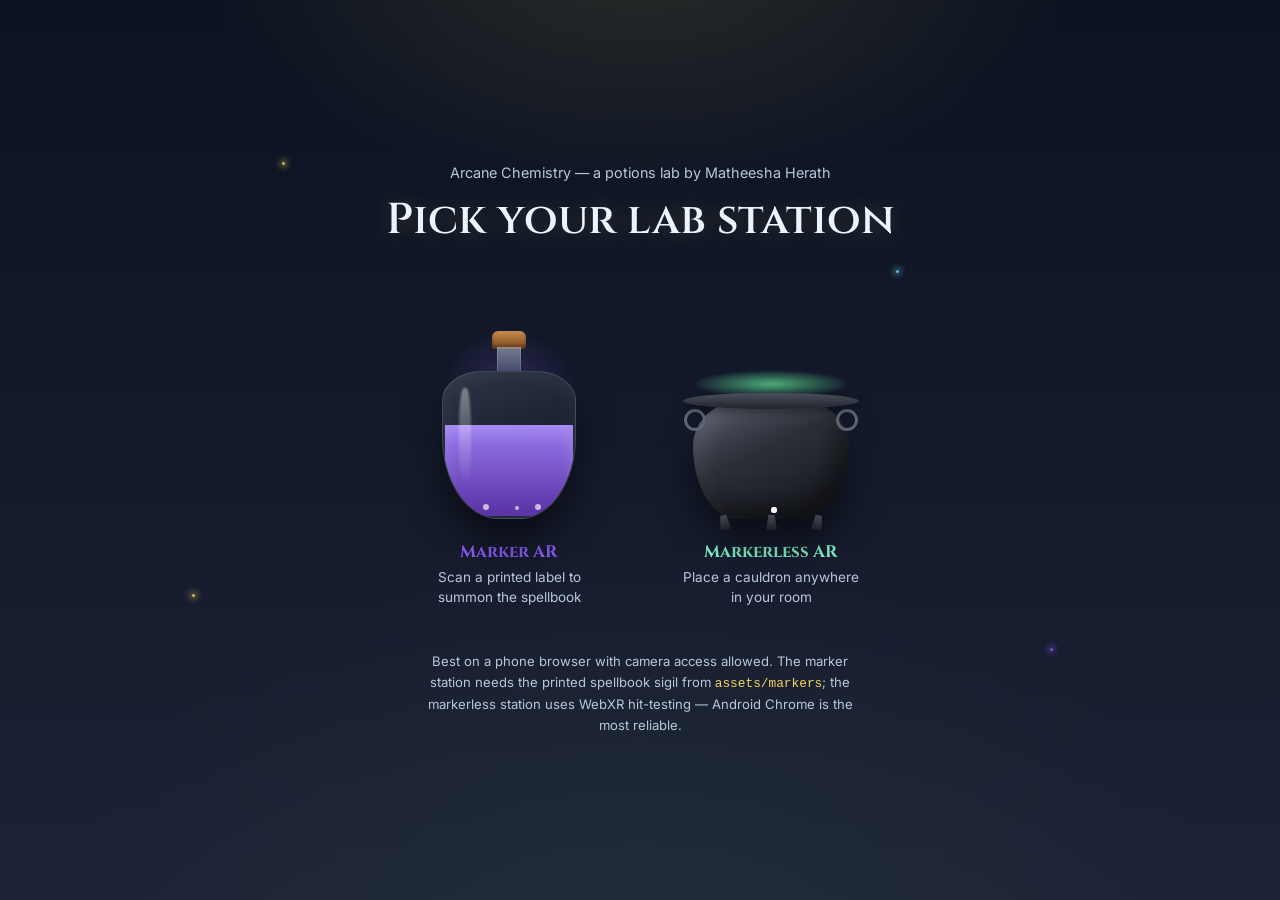
<file: index.html>
<!DOCTYPE html>
<html lang="en">
  <head>
    <meta charset="UTF-8" />
    <meta name="viewport" content="width=device-width, initial-scale=1.0" />
    <meta name="theme-color" content="#0b1220" />
    <title>Arcane Chemistry — Potions Lab</title>
    <link rel="preconnect" href="https://fonts.googleapis.com" />
    <link rel="preconnect" href="https://fonts.gstatic.com" crossorigin />
    <link
      href="https://fonts.googleapis.com/css2?family=Cinzel:wght@500;600;700&family=Inter:wght@400;500;600&display=swap"
      rel="stylesheet"
    />
    <link rel="stylesheet" href="css/style.css" />
  </head>
  <body class="landing-page">
    <div class="dust" aria-hidden="true">
      <span></span>
      <span></span>
      <span></span>
      <span></span>
    </div>

    <main class="workbench">
      <p class="bench-tagline">Arcane Chemistry — a potions lab by Matheesha Herath</p>
      <h1 class="bench-title">Pick your lab station</h1>

      <div class="vessels">
        <a class="vessel vessel--bottle" href="marker.html">
          <span class="vessel-glow" aria-hidden="true"></span>
          <span class="bottle-cork" aria-hidden="true"></span>
          <span class="bottle-neck" aria-hidden="true"></span>
          <span class="bottle-body" aria-hidden="true">
            <span class="bottle-liquid">
              <span class="bubble"></span>
              <span class="bubble"></span>
              <span class="bubble"></span>
            </span>
          </span>
          <span class="vessel-tag">
            <strong>Marker AR</strong>
            Scan a printed label to summon the spellbook
          </span>
        </a>

        <a class="vessel vessel--cauldron" href="markerless.html">
          <span class="steam" aria-hidden="true"></span>
          <span class="steam" aria-hidden="true"></span>
          <span class="cauldron-glow" aria-hidden="true"></span>
          <span class="cauldron-rim" aria-hidden="true"></span>
          <span class="cauldron-body" aria-hidden="true">
            <span class="cauldron-leg cauldron-leg--left"></span>
            <span class="cauldron-leg cauldron-leg--center"></span>
            <span class="cauldron-leg cauldron-leg--right"></span>
            <span class="bubble"></span>
            <span class="bubble"></span>
            <span class="bubble"></span>
          </span>
          <span class="vessel-tag">
            <strong>Markerless AR</strong>
            Place a cauldron anywhere in your room
          </span>
        </a>
      </div>

      <p class="bench-note">
        Best on a phone browser with camera access allowed. The marker station needs the printed spellbook sigil
        from <code>assets/markers</code>; the markerless station uses WebXR hit-testing — Android Chrome is the
        most reliable.
      </p>
    </main>
  </body>
</html>
</file>
<file: css/style.css>
:root {
  --bg-deep: #0b1220;
  --bg-mid: #1d2236;
  --panel: rgba(13, 19, 32, 0.7);
  --panel-strong: rgba(18, 24, 39, 0.8);
  --purple: #8b5cf6;
  --cyan: #77d5f8;
  --gold: #f4d35e;
  --text: #ebf4ff;
  --muted: #b8c7dc;
  --danger: #ff6b6b;
  --success: #7ef0c5;
}

* {
  box-sizing: border-box;
}

h1, h2, h3, p {
  margin-top: 0;
}

html, body {
  margin: 0;
  width: 100%;
  height: 100%;
  font-family: Arial, Helvetica, sans-serif;
  background: linear-gradient(180deg, var(--bg-deep), var(--bg-mid));
  color: var(--text);
}

body {
  overflow: hidden;
}

body.landing-page {
  display: grid;
  place-items: center;
  padding: 56px 20px;
  min-height: 100%;
  overflow-y: auto;
  position: relative;
  background:
    radial-gradient(ellipse 760px 440px at 50% -8%, rgba(244, 211, 94, 0.14), transparent 60%),
    radial-gradient(ellipse 900px 600px at 50% 105%, rgba(60, 122, 92, 0.12), transparent 65%),
    linear-gradient(180deg, var(--bg-deep), var(--bg-mid));
}

.workbench {
  position: relative;
  z-index: 1;
  width: min(720px, 100%);
  text-align: center;
}

.bench-tagline {
  font-family: 'Inter', Arial, sans-serif;
  font-size: 0.9rem;
  color: var(--muted);
  margin-bottom: 10px;
}

.bench-title {
  font-family: 'Cinzel', serif;
  font-weight: 600;
  font-size: clamp(1.9rem, 4.6vw, 2.7rem);
  color: var(--text);
  text-shadow: 0 0 26px rgba(244, 211, 94, 0.25);
  margin-bottom: 48px;
}

.vessels {
  display: flex;
  justify-content: center;
  align-items: flex-end;
  gap: clamp(28px, 6vw, 72px);
  flex-wrap: wrap;
  margin-bottom: 44px;
}

.vessel {
  display: flex;
  flex-direction: column;
  align-items: center;
  width: 190px;
  text-decoration: none;
  color: inherit;
  position: relative;
  padding-top: 34px;
  transition: transform 0.25s ease;
}

.vessel:hover,
.vessel:focus-visible {
  transform: translateY(-6px);
}

.vessel:focus-visible {
  outline: 2px solid var(--cyan);
  outline-offset: 8px;
  border-radius: 12px;
}

/* --- bottle (marker mode) --- */

.vessel--bottle .vessel-glow {
  position: absolute;
  top: 30px;
  left: 50%;
  width: 150px;
  height: 150px;
  margin-left: -75px;
  border-radius: 50%;
  background: radial-gradient(circle, rgba(139, 92, 246, 0.32), transparent 68%);
  filter: blur(2px);
  z-index: -1;
  transition: background 0.25s ease;
}

.vessel--bottle:hover .vessel-glow,
.vessel--bottle:focus-visible .vessel-glow {
  background: radial-gradient(circle, rgba(139, 92, 246, 0.55), transparent 68%);
}

.bottle-cork {
  display: block;
  width: 34px;
  height: 18px;
  margin: 0 auto -2px;
  background: linear-gradient(180deg, #c98b4c, #7a4a20);
  border-radius: 6px 6px 3px 3px;
  box-shadow: inset 0 -3px 4px rgba(0, 0, 0, 0.3);
}

.bottle-neck {
  display: block;
  width: 24px;
  height: 26px;
  margin: 0 auto;
  background: linear-gradient(180deg, rgba(203, 216, 230, 0.5), rgba(140, 160, 185, 0.32));
  border: 1px solid rgba(255, 255, 255, 0.16);
  border-top: none;
}

.bottle-body {
  display: block;
  width: 134px;
  height: 148px;
  margin-top: -2px;
  border-radius: 30% 30% 42% 42% / 20% 20% 55% 55%;
  background: linear-gradient(160deg, rgba(255, 255, 255, 0.1), rgba(255, 255, 255, 0.02) 45%), #171f30;
  border: 1px solid rgba(255, 255, 255, 0.15);
  position: relative;
  overflow: hidden;
  box-shadow: 0 24px 34px rgba(0, 0, 0, 0.5), inset 0 0 26px rgba(255, 255, 255, 0.05);
}

.bottle-body::after {
  content: '';
  position: absolute;
  top: 16px;
  left: 16px;
  width: 12px;
  height: 68%;
  background: linear-gradient(180deg, rgba(255, 255, 255, 0.4), transparent);
  border-radius: 40%;
  filter: blur(1px);
}

.bottle-liquid {
  position: absolute;
  left: 2px;
  right: 2px;
  bottom: 2px;
  height: 62%;
  border-radius: 0 0 26px 26px;
  background: linear-gradient(180deg, rgba(163, 130, 255, 0.92), rgba(91, 49, 168, 0.96));
  box-shadow: inset 0 8px 16px rgba(255, 255, 255, 0.16);
  overflow: hidden;
}

/* --- cauldron (markerless mode) --- */

.vessel--cauldron {
  padding-top: 50px;
}

.steam {
  position: absolute;
  bottom: 78px;
  width: 10px;
  height: 34px;
  background: linear-gradient(180deg, rgba(255, 255, 255, 0.4), transparent);
  border-radius: 50%;
  filter: blur(2px);
  opacity: 0;
  animation: steam-rise 4s ease-in infinite;
}

.steam:nth-child(1) { left: 62px; animation-delay: 0s; }
.steam:nth-child(2) { left: 106px; animation-delay: 1.8s; }

.cauldron-glow {
  position: absolute;
  top: 34px;
  left: 50%;
  width: 150px;
  height: 26px;
  margin-left: -75px;
  border-radius: 50%;
  background: radial-gradient(ellipse at center, rgba(89, 201, 138, 0.85), rgba(89, 201, 138, 0.05) 72%);
  filter: blur(1px);
  transition: background 0.25s ease;
}

.vessel--cauldron:hover .cauldron-glow,
.vessel--cauldron:focus-visible .cauldron-glow {
  background: radial-gradient(ellipse at center, rgba(89, 201, 138, 1), rgba(89, 201, 138, 0.1) 72%);
}

.cauldron-rim {
  display: block;
  width: 176px;
  height: 16px;
  margin: 6px auto 0;
  border-radius: 50%;
  background: linear-gradient(180deg, #4a4f5c, #22242c);
  box-shadow: 0 4px 10px rgba(0, 0, 0, 0.4);
  position: relative;
  z-index: 2;
}

.cauldron-body {
  display: block;
  width: 156px;
  height: 118px;
  margin: -8px auto 0;
  border-radius: 50% 50% 46% 46% / 62% 62% 100% 100%;
  background: linear-gradient(155deg, #5a606f 0%, #2c2f38 42%, #14161c 100%);
  box-shadow:
    0 22px 34px rgba(0, 0, 0, 0.5),
    inset -12px -16px 22px rgba(0, 0, 0, 0.4),
    inset 10px 12px 18px rgba(255, 255, 255, 0.07);
  position: relative;
}

.cauldron-body::before,
.cauldron-body::after {
  content: '';
  position: absolute;
  top: 8px;
  width: 16px;
  height: 16px;
  border: 3px solid #5f6472;
  border-radius: 50%;
}

.cauldron-body::before { left: -9px; }
.cauldron-body::after { right: -9px; }

.cauldron-leg {
  position: absolute;
  bottom: -11px;
  width: 11px;
  height: 15px;
  background: linear-gradient(180deg, #454a56, #1c1e24);
  clip-path: polygon(22% 0%, 78% 0%, 100% 100%, 0% 100%);
}

.cauldron-leg--left { left: 26px; transform: rotate(-10deg); }
.cauldron-leg--center { left: 50%; margin-left: -5px; }
.cauldron-leg--right { right: 26px; transform: rotate(10deg); }

/* --- shared bubbles --- */

.bubble {
  position: absolute;
  bottom: 6px;
  width: 6px;
  height: 6px;
  border-radius: 50%;
  background: rgba(255, 255, 255, 0.65);
  animation: bubble-rise 3s ease-in infinite;
}

.bottle-liquid .bubble:nth-child(1) { left: 30%; animation-delay: 0s; }
.bottle-liquid .bubble:nth-child(2) { left: 55%; width: 4px; height: 4px; animation-delay: 1s; }
.bottle-liquid .bubble:nth-child(3) { left: 70%; animation-delay: 2s; }

.cauldron-body .bubble:nth-child(1) { left: 34%; animation-delay: 0.4s; }
.cauldron-body .bubble:nth-child(2) { left: 52%; width: 4px; height: 4px; animation-delay: 1.6s; }
.cauldron-body .bubble:nth-child(3) { left: 68%; animation-delay: 2.6s; }

@keyframes bubble-rise {
  0% { transform: translateY(0) scale(0.6); opacity: 0; }
  15% { opacity: 0.9; }
  100% { transform: translateY(-70px) scale(1); opacity: 0; }
}

@keyframes steam-rise {
  0% { transform: translateY(0) scale(0.8); opacity: 0; }
  20% { opacity: 0.5; }
  100% { transform: translateY(-64px) scale(1.3); opacity: 0; }
}

/* --- labels --- */

.vessel-tag {
  margin-top: 22px;
  font-family: 'Inter', Arial, sans-serif;
  font-size: 0.85rem;
  color: var(--muted);
  line-height: 1.4;
  max-width: 190px;
}

.vessel-tag strong {
  display: block;
  font-family: 'Cinzel', serif;
  font-size: 1.05rem;
  margin-bottom: 4px;
}

.vessel--bottle .vessel-tag strong { color: var(--purple); }
.vessel--cauldron .vessel-tag strong { color: var(--success); }

.bench-note {
  font-family: 'Inter', Arial, sans-serif;
  font-size: 0.82rem;
  color: var(--muted);
  line-height: 1.6;
  max-width: 56ch;
  margin: 0 auto;
}

.bench-note code {
  font-family: 'Courier New', monospace;
  color: var(--gold);
  font-size: 0.8rem;
}

@media (prefers-reduced-motion: reduce) {
  .bubble,
  .steam {
    animation: none;
    opacity: 0.3;
  }
}

.dust {
  position: fixed;
  inset: 0;
  z-index: 0;
  overflow: hidden;
  pointer-events: none;
}

.dust span {
  position: absolute;
  width: 3px;
  height: 3px;
  border-radius: 50%;
  background: rgba(244, 211, 94, 0.85);
  box-shadow: 0 0 6px 2px rgba(244, 211, 94, 0.5);
  animation: twinkle 3.6s ease-in-out infinite;
}

.dust span:nth-child(1) { top: 18%; left: 22%; animation-delay: 0s; }
.dust span:nth-child(2) {
  top: 30%; left: 70%; animation-delay: 0.9s;
  background: rgba(119, 213, 248, 0.85);
  box-shadow: 0 0 6px 2px rgba(119, 213, 248, 0.5);
}
.dust span:nth-child(3) { top: 66%; left: 15%; animation-delay: 1.8s; }
.dust span:nth-child(4) {
  top: 72%; left: 82%; animation-delay: 2.5s;
  background: rgba(139, 92, 246, 0.85);
  box-shadow: 0 0 6px 2px rgba(139, 92, 246, 0.5);
}

@keyframes twinkle {
  0%, 100% { opacity: 0.15; transform: scale(0.8); }
  50% { opacity: 0.9; transform: scale(1.15); }
}

@media (prefers-reduced-motion: reduce) {
  .dust span {
    animation: none;
    opacity: 0.3;
  }
}

.ar-page {
  position: relative;
  width: 100%;
  height: 100%;
  overflow: hidden;
}

#camera-fallback {
  display: none;
  position: absolute;
  inset: 0;
  width: 100%;
  height: 100%;
  object-fit: cover;
  z-index: 0;
  background: #111827;
}

.ar-page > canvas {
  position: absolute;
  inset: 0;
  z-index: 1;
}

.ar-button {
  position: fixed !important;
  left: 16px !important;
  right: auto !important;
  bottom: 16px !important;
  z-index: 80 !important;
}

.ar-page > button {
  z-index: 70 !important;
}

#scene,
.a-scene {
  position: absolute !important;
  inset: 0;
  width: 100% !important;
  height: 100% !important;
}

.hud {
  position: absolute;
  top: 16px;
  left: 16px;
  z-index: 20;
  display: flex;
  align-items: flex-start;
  gap: 12px;
}

.hud-panel {
  background: var(--panel-strong);
  border: 1px solid rgba(255, 255, 255, 0.12);
  border-radius: 12px;
  padding: 10px 12px;
  display: flex;
  flex-direction: column;
  min-width: 180px;
  backdrop-filter: blur(8px);
}

.hud-panel.small {
  min-width: 210px;
}

.hud-panel strong {
  font-size: 0.78rem;
  letter-spacing: 0.08em;
  text-transform: uppercase;
  color: var(--gold);
}

.hud-panel span {
  font-size: 0.82rem;
  color: var(--text);
  margin-top: 3px;
  line-height: 1.4;
}

.ghost-button {
  border: 1px solid rgba(255, 255, 255, 0.2);
  background: rgba(0, 0, 0, 0.2);
  color: var(--text);
  border-radius: 12px;
  padding: 10px 14px;
  font-weight: 700;
  cursor: pointer;
}

.ingredient-ui {
  position: absolute;
  right: 16px;
  bottom: 16px;
  z-index: 20;
  width: min(360px, calc(100vw - 24px));
  padding: 14px;
  border-radius: 16px;
  border: 1px solid rgba(255, 255, 255, 0.12);
  background: rgba(12, 16, 24, 0.7);
  backdrop-filter: blur(8px);
}

.ingredient-header {
  font-size: 0.8rem;
  letter-spacing: 0.12em;
  text-transform: uppercase;
  color: var(--gold);
  margin-bottom: 12px;
}

.panel-heading,
.log-heading-actions {
  display: flex;
  align-items: center;
  justify-content: space-between;
  gap: 10px;
}

.panel-heading .ingredient-header {
  margin-bottom: 0;
}

.collapse-button {
  width: 28px;
  height: 28px;
  flex: 0 0 28px;
  border: 1px solid rgba(244, 211, 94, 0.6);
  border-radius: 8px;
  background: rgba(244, 211, 94, 0.08);
  color: var(--gold);
  font-size: 1.1rem;
  line-height: 1;
  cursor: pointer;
}

.ingredient-ui.is-collapsed,
.potion-log.is-collapsed {
  width: auto;
  min-width: 210px;
  padding: 10px 12px;
}

.ingredient-ui.is-collapsed .panel-heading,
.potion-log.is-collapsed .log-heading {
  margin: 0;
}

.ingredient-ui.is-collapsed #ingredients-content,
.potion-log.is-collapsed #results-content {
  display: none;
}

.ingredient-help {
  color: var(--muted);
  font-size: 0.78rem;
  line-height: 1.35;
  margin: -4px 0 12px;
}

.brew-progress {
  margin: 0 0 12px;
}

.brew-progress-label {
  display: flex;
  justify-content: space-between;
  margin-bottom: 6px;
  color: var(--gold);
  font-size: 0.7rem;
  letter-spacing: 0.05em;
  text-transform: uppercase;
}

.brew-progress-label strong {
  color: var(--success);
}

.brew-progress-track {
  height: 8px;
  overflow: hidden;
  border: 1px solid rgba(244, 211, 94, 0.35);
  border-radius: 999px;
  background: rgba(255, 255, 255, 0.1);
}

.brew-progress-fill {
  width: 0;
  height: 100%;
  border-radius: inherit;
  background: linear-gradient(90deg, var(--cyan), var(--gold), var(--success));
  box-shadow: 0 0 12px rgba(126, 240, 197, 0.8);
  transition: width 0.12s linear;
}

.ingredient-grid {
  display: grid;
  grid-template-columns: repeat(2, minmax(110px, 1fr));
  gap: 10px;
}

.ingredient-btn {
  border: 1px solid rgba(255, 255, 255, 0.2);
  background: rgba(255, 255, 255, 0.04);
  color: var(--text);
  border-radius: 10px;
  padding: 12px 8px;
  font-weight: 600;
  cursor: pointer;
  transition: all 0.2s ease;
}

.ingredient-btn:hover,
.ingredient-btn.selected {
  border-color: rgba(119, 213, 248, 0.9);
  background: rgba(119, 213, 248, 0.15);
  transform: translateY(-1px);
}

.ingredient-btn:disabled {
  opacity: 0.45;
  cursor: not-allowed;
}

.brew-actions {
  display: flex;
  align-items: center;
  justify-content: space-between;
  gap: 10px;
  margin-top: 12px;
  color: var(--muted);
  font-size: 0.72rem;
}

.secondary-button {
  border: 1px solid rgba(244, 211, 94, 0.6);
  background: rgba(244, 211, 94, 0.08);
  color: var(--gold);
  border-radius: 9px;
  padding: 8px 10px;
  cursor: pointer;
}

.secondary-button:disabled {
  opacity: 0.4;
  cursor: not-allowed;
}

.potion-log {
  position: absolute;
  top: 92px;
  right: 16px;
  z-index: 50;
  width: min(320px, calc(100vw - 32px));
  padding: 14px;
  border: 1px solid rgba(255, 255, 255, 0.14);
  border-radius: 14px;
  background: rgba(12, 16, 24, 0.76);
  backdrop-filter: blur(8px);
}

.log-heading {
  display: flex;
  justify-content: space-between;
  gap: 8px;
  color: var(--gold);
  font-size: 0.72rem;
  letter-spacing: 0.06em;
  text-transform: uppercase;
}

.log-heading span:last-child {
  color: var(--success);
  text-align: right;
  font-size: 0.62rem;
}

.reaction-result {
  margin-top: 10px;
  color: var(--text);
  font-size: 0.8rem;
  line-height: 1.45;
}

.reaction-history {
  margin-top: 10px;
  border-top: 1px solid rgba(255, 255, 255, 0.1);
  padding-top: 8px;
  color: var(--muted);
  font-size: 0.68rem;
  line-height: 1.45;
}

.history-entry + .history-entry {
  margin-top: 5px;
}

@media (max-width: 640px) {
  .vessels {
    gap: 40px;
  }

  .vessel {
    width: 160px;
  }

  .bottle-body {
    width: 112px;
    height: 128px;
  }

  .cauldron-rim {
    width: 150px;
  }

  .cauldron-body {
    width: 134px;
    height: 90px;
  }

  .hud {
    top: 10px;
    left: 10px;
    right: 10px;
    justify-content: space-between;
  }

  .hud-panel {
    min-width: 0;
    flex: 1;
  }

  .ingredient-ui {
    left: 10px;
    right: 10px;
    bottom: 10px;
    width: auto;
  }

  .ar-button {
    top: 50%;
    bottom: auto !important;
    transform: translateY(-50%);
  }

  .potion-log {
    top: 78px;
    right: 10px;
    left: 10px;
    width: auto;
  }
}
</file>
